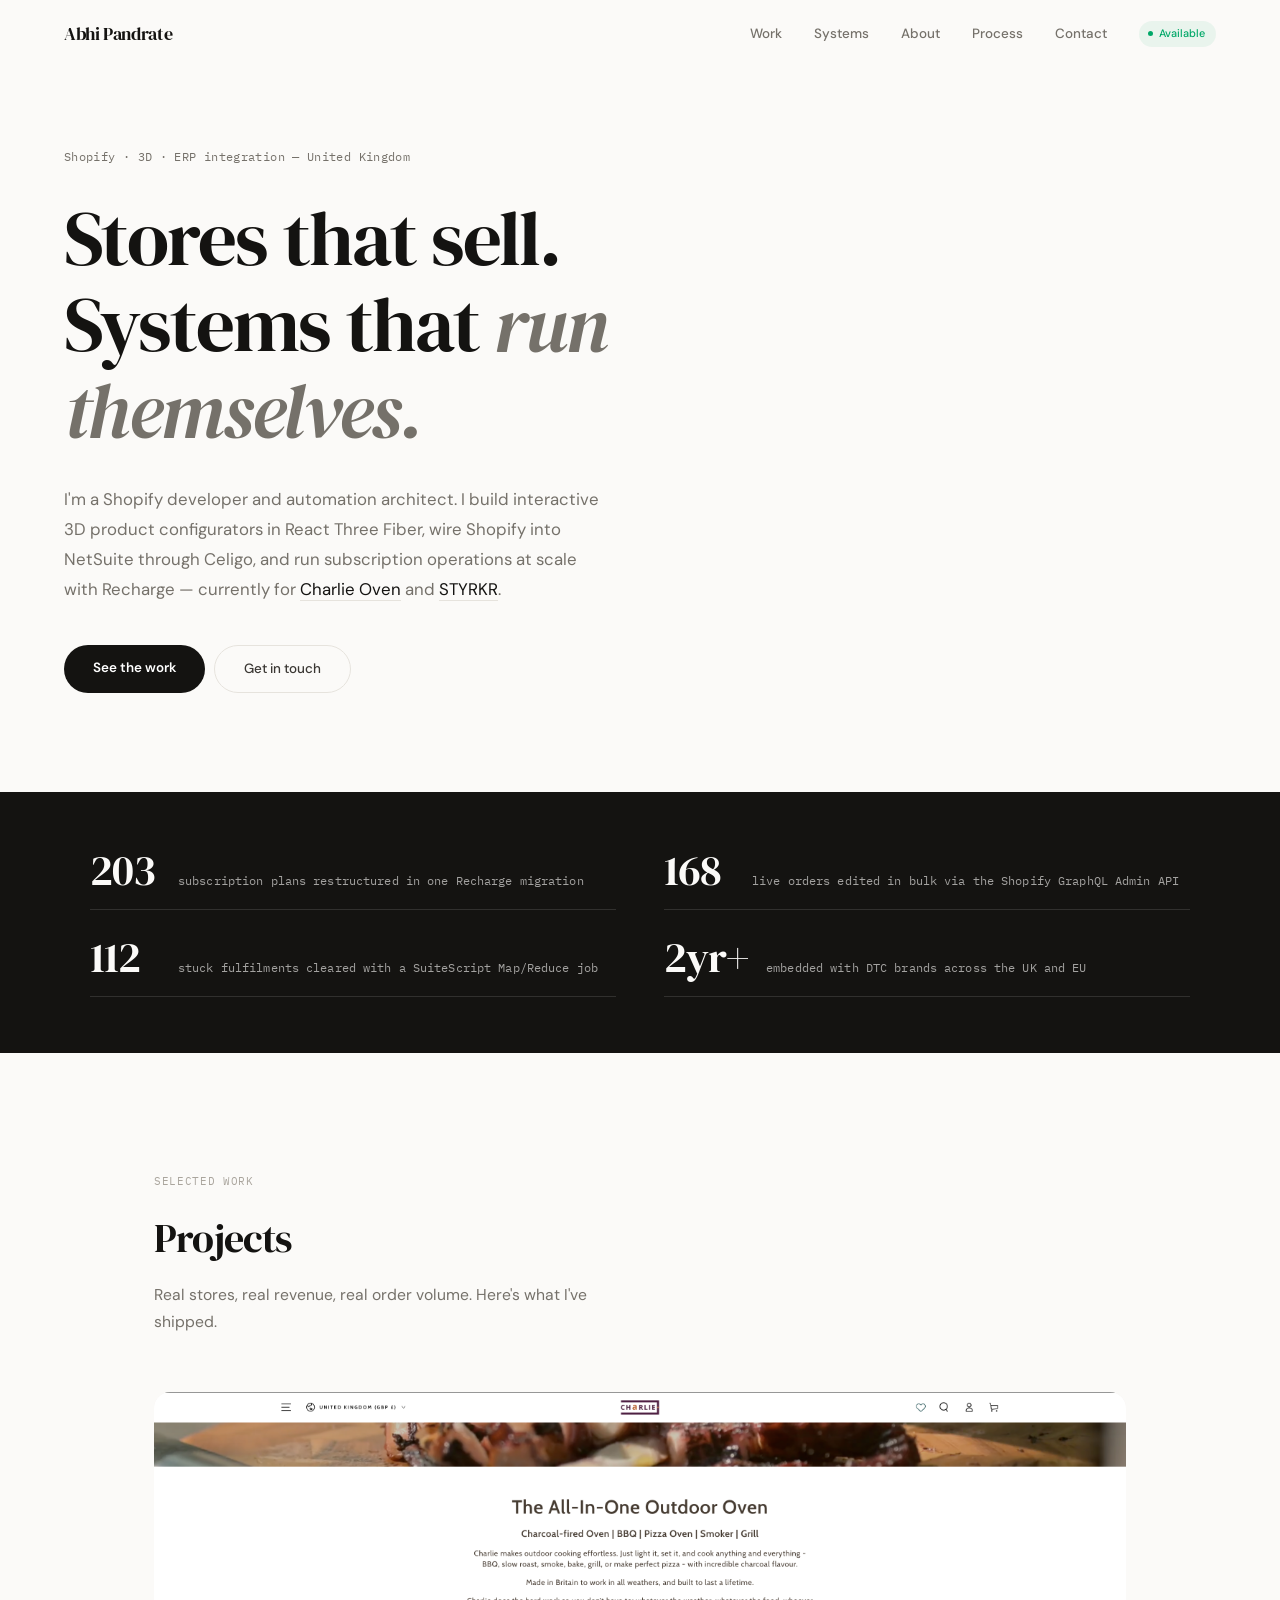
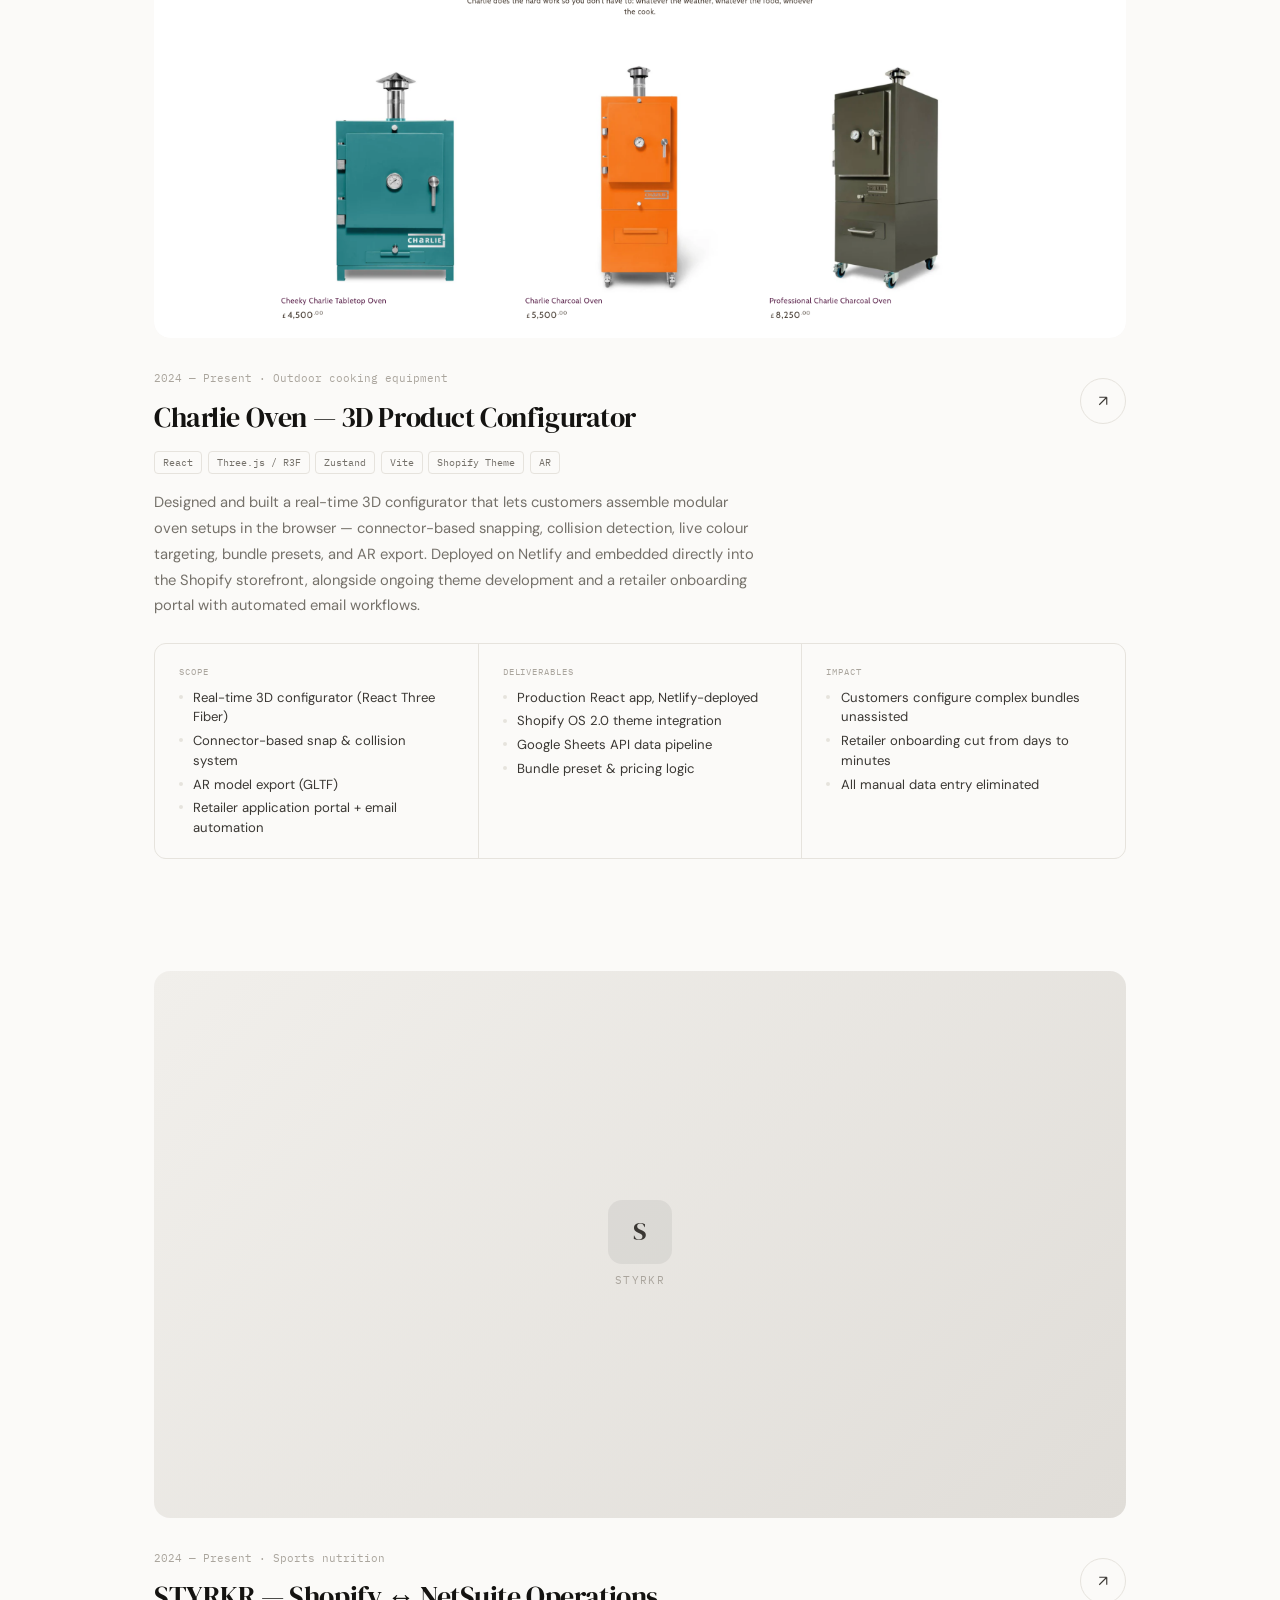
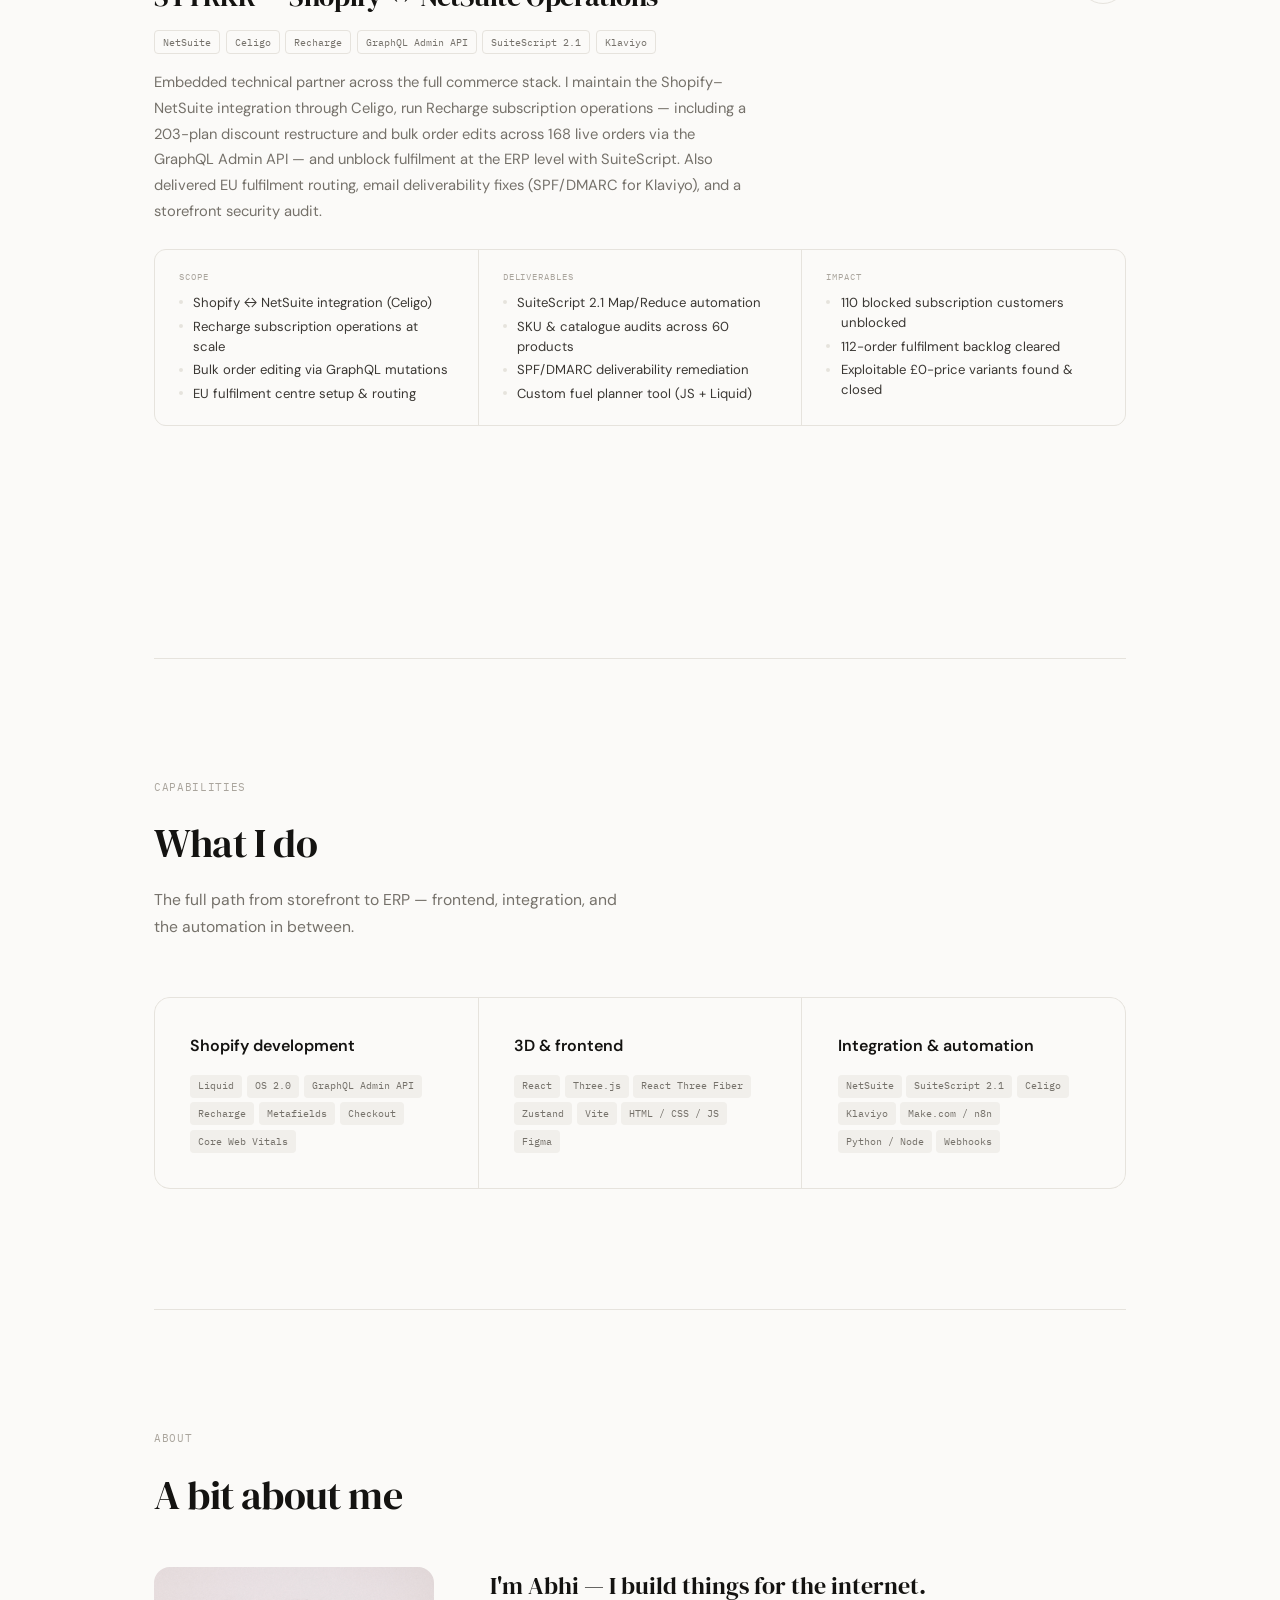
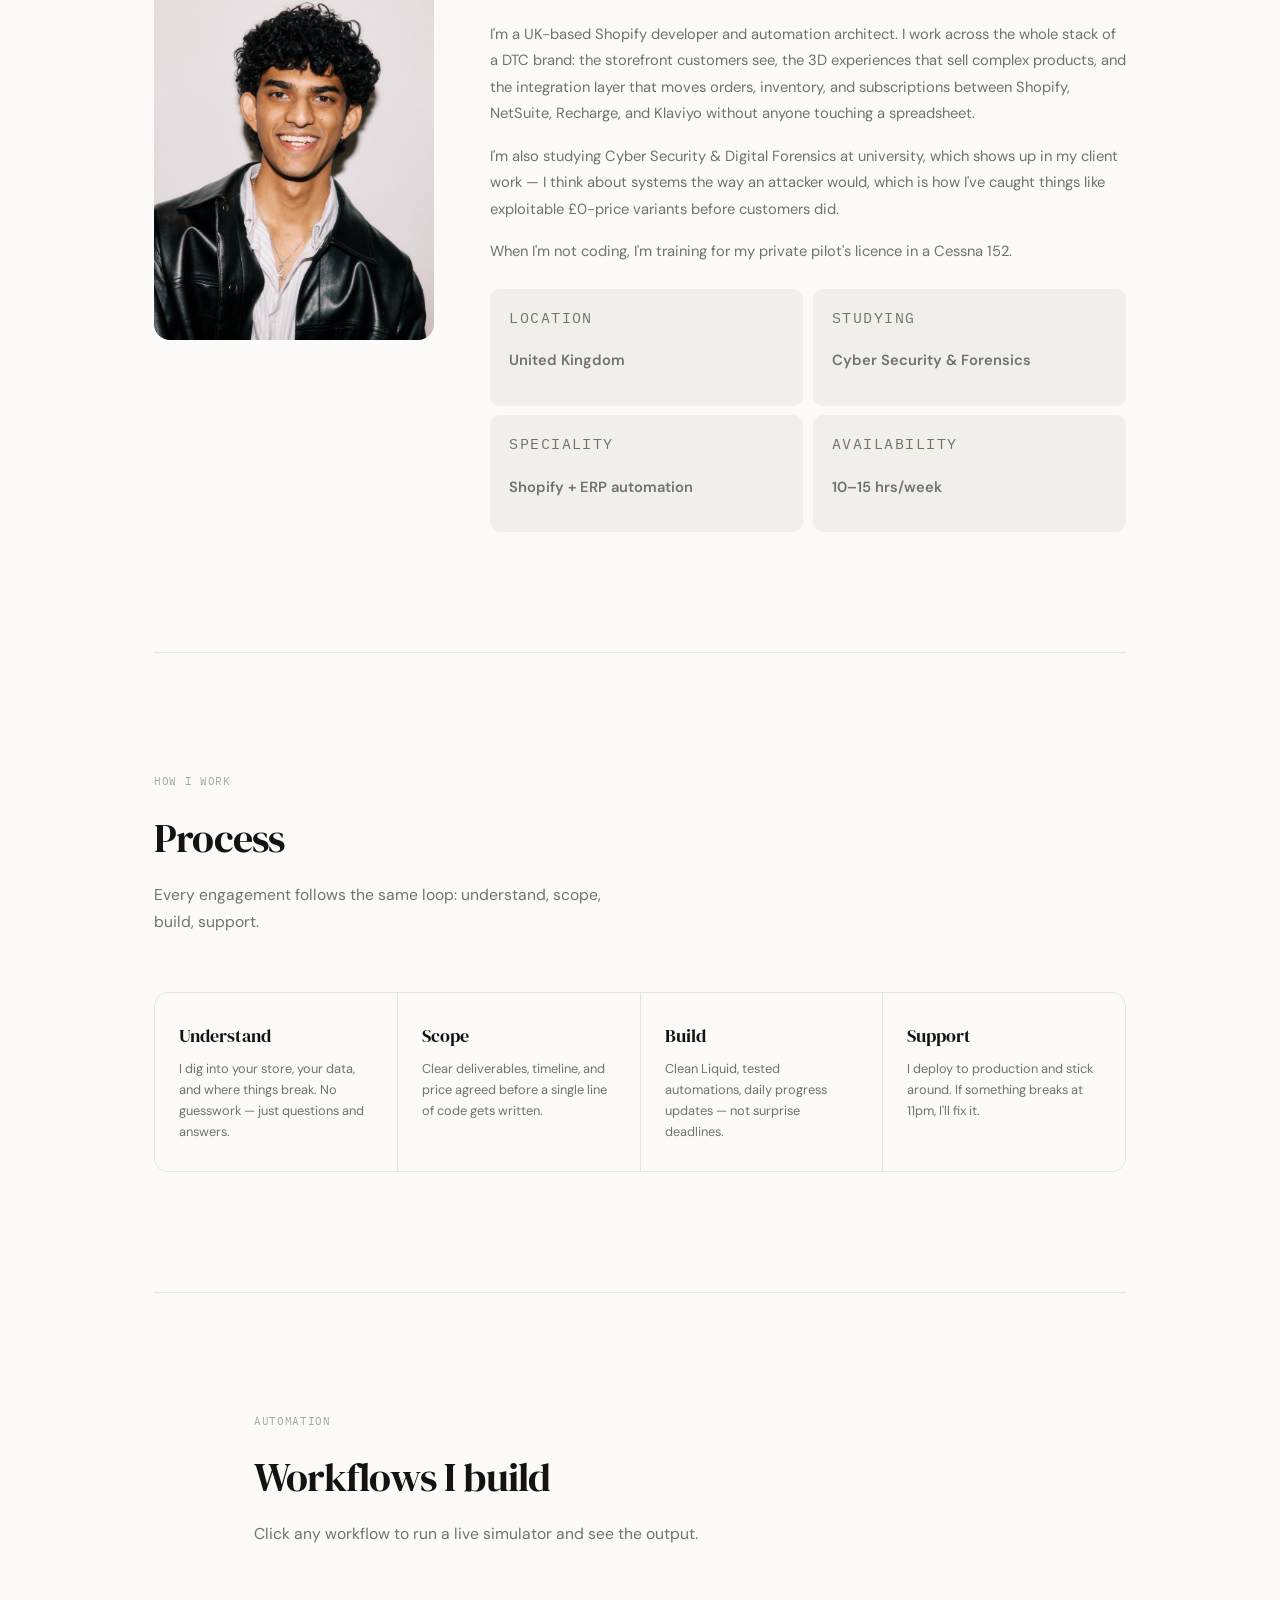
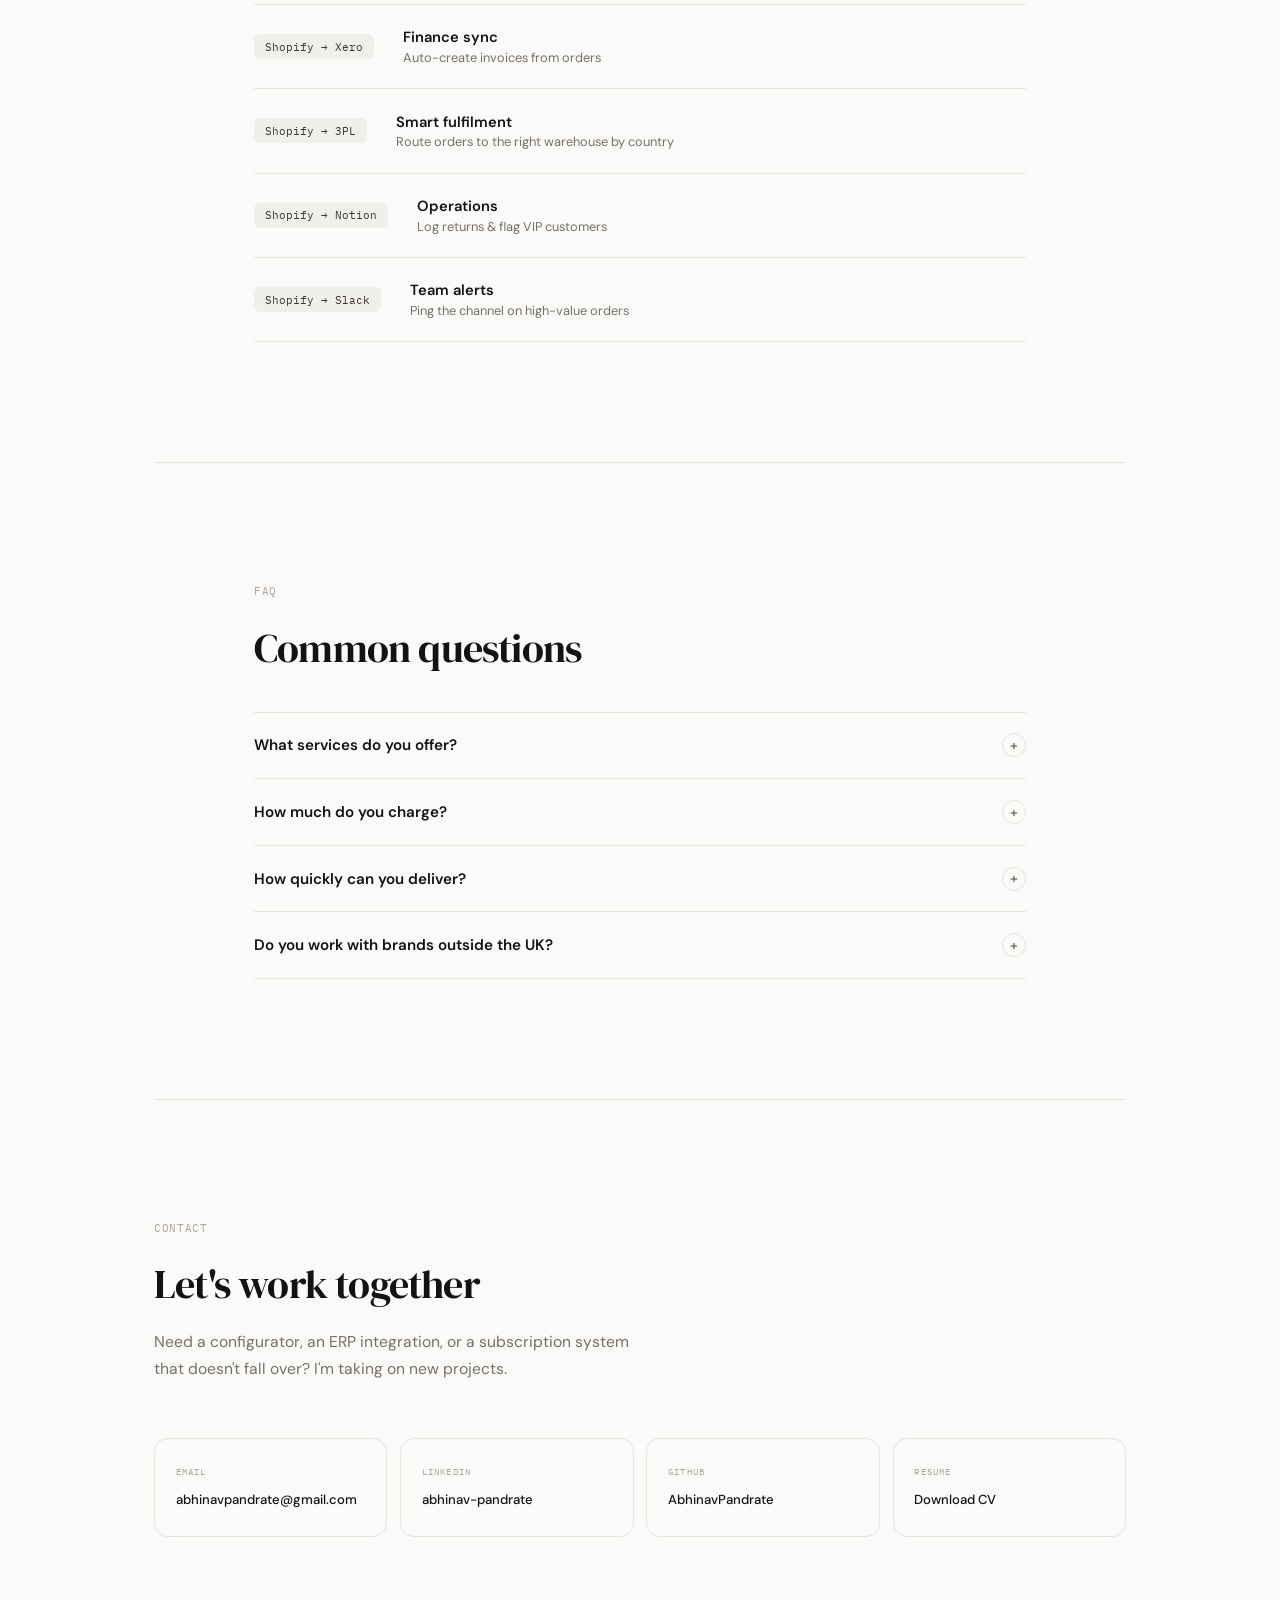
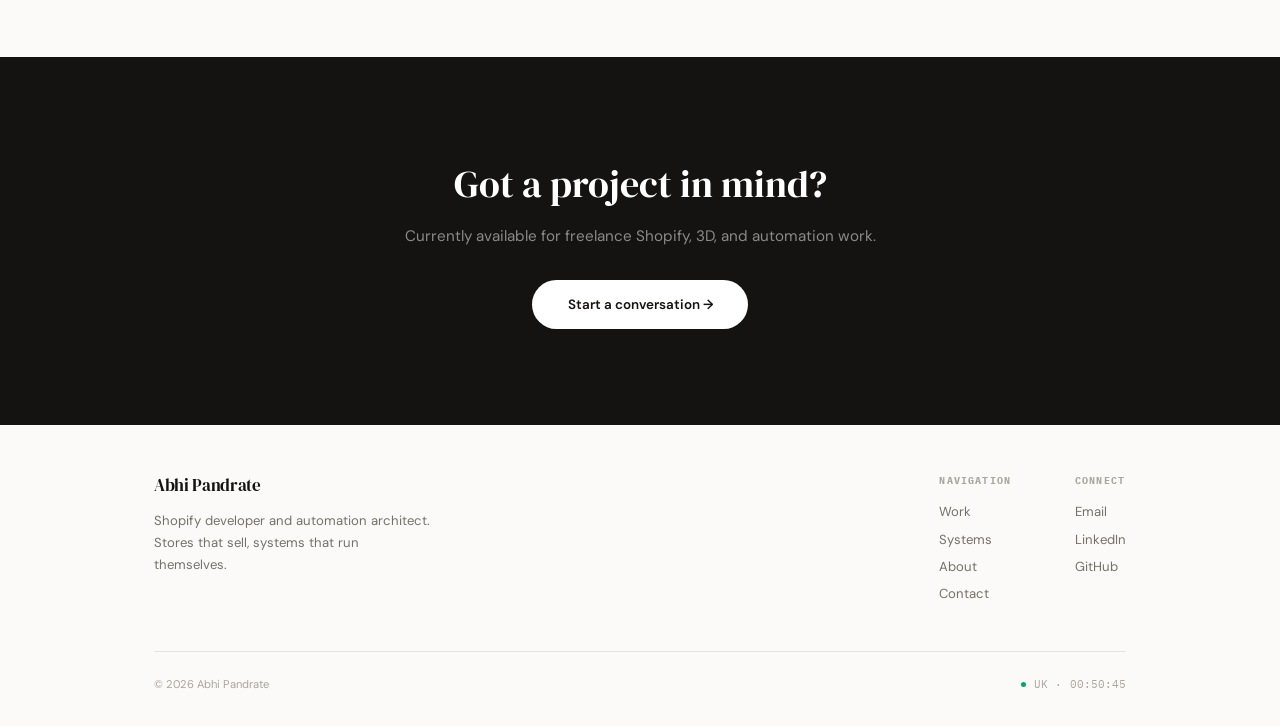
<file: index.html>
<!DOCTYPE html>
<html lang="en-GB">
<head>
<meta charset="UTF-8">
<meta name="viewport" content="width=device-width, initial-scale=1.0">
<title>Abhi Pandrate — Shopify Developer & Automation Architect</title>
<meta name="description" content="Abhi Pandrate — Shopify developer and automation architect. 3D product configurators, NetSuite–Shopify integration, and subscription systems for DTC brands. Based in the UK.">
<link rel="canonical" href="https://abhinavpandrate.me/">
<meta name="theme-color" content="#141311">
<meta property="og:title" content="Abhi Pandrate — Shopify Developer & Automation Architect">
<meta property="og:description" content="3D configurators, ERP integration, and subscription systems for DTC brands.">
<meta property="og:type" content="website">
<meta property="og:url" content="https://abhinavpandrate.me/">
<link rel="icon" type="image/svg+xml" href="data:image/svg+xml,<svg xmlns='http://www.w3.org/2000/svg' viewBox='0 0 32 32'><rect width='32' height='32' rx='8' fill='%23141311'/><text x='8' y='23' font-family='serif' font-size='20' font-weight='bold' fill='%23fff'>A</text></svg>">
<link rel="preconnect" href="https://fonts.googleapis.com">
<link rel="preconnect" href="https://fonts.gstatic.com" crossorigin>
<link href="https://fonts.googleapis.com/css2?family=DM+Sans:opsz,wght@9..40,300..700&family=DM+Serif+Display:ital@0;1&family=IBM+Plex+Mono:wght@400;500&display=swap" rel="stylesheet">
<link rel="stylesheet" href="style.css">
<script type="application/ld+json">
{
  "@context": "https://schema.org",
  "@type": "Person",
  "name": "Abhi Pandrate",
  "url": "https://abhinavpandrate.me",
  "jobTitle": "Shopify Developer & Automation Architect",
  "knowsAbout": ["Shopify", "Liquid", "React", "Three.js", "NetSuite", "Celigo", "Recharge", "Klaviyo", "SuiteScript", "GraphQL"],
  "sameAs": [
    "https://www.linkedin.com/in/abhinav-pandrate/",
    "https://github.com/AbhinavPandrate"
  ]
}
</script>
</head>

<body>
<a class="skip" href="#work">Skip to content</a>

<!-- NAV -->
<header id="hdr">
  <a href="#" class="logo">Abhi Pandrate</a>
  <nav class="nav-r" aria-label="Primary">
    <a href="#work">Work</a>
    <a href="#systems">Systems</a>
    <a href="#about">About</a>
    <a href="#process">Process</a>
    <a href="#contact">Contact</a>
    <span class="pill">Available</span>
  </nav>
</header>

<main>

<!-- HERO -->
<section class="hero" id="home">
  <p class="hero-tag">Shopify · 3D · ERP integration — United Kingdom</p>
  <h1>
    <span class="line"><span>Stores that sell.</span></span>
    <span class="line"><span>Systems that <em>run themselves.</em></span></span>
  </h1>
  <p class="hero-body">I'm a Shopify developer and automation architect. I build interactive 3D product configurators in React Three Fiber, wire Shopify into NetSuite through Celigo, and run subscription operations at scale with Recharge — currently for <a href="https://charlieoven.com" target="_blank" rel="noopener">Charlie Oven</a> and <a href="https://styrkr.com" target="_blank" rel="noopener">STYRKR</a>.</p>
  <div class="hero-cta">
    <a href="#work" class="btn-dark">See the work</a>
    <a href="mailto:abhinavpandrate@gmail.com" class="btn-outline">Get in touch</a>
  </div>
</section>

<!-- LEDGER — real numbers, set like an operations log -->
<section class="ledger" aria-label="Recent operations">
  <div class="ledger-inner">
    <div class="ledger-row"><span class="ledger-k">203</span><span class="ledger-v">subscription plans restructured in one Recharge migration</span></div>
    <div class="ledger-row"><span class="ledger-k">168</span><span class="ledger-v">live orders edited in bulk via the Shopify GraphQL Admin API</span></div>
    <div class="ledger-row"><span class="ledger-k">112</span><span class="ledger-v">stuck fulfilments cleared with a SuiteScript Map/Reduce job</span></div>
    <div class="ledger-row"><span class="ledger-k">2yr+</span><span class="ledger-v">embedded with DTC brands across the UK and EU</span></div>
  </div>
</section>

<!-- WORK -->
<section class="sect-wide" id="work">
  <p class="sect-tag">Selected work</p>
  <h2 class="sect-h">Projects</h2>
  <p class="sect-sub">Real stores, real revenue, real order volume. Here's what I've shipped.</p>

  <!-- Charlie Oven -->
  <article class="project">
    <a href="https://charlieoven.com" target="_blank" rel="noopener" class="project-link">
      <div class="project-img">
        <img src="charlie-oven.jpg" loading="lazy" alt="Charlie Oven 3D configurator" onerror="this.parentElement.innerHTML='<div class=project-ph><div class=project-ph-i>C</div><span>Charlie Oven</span></div>'">
        <div class="project-overlay"><span>View live site →</span></div>
      </div>
    </a>
    <div class="project-head">
      <div class="project-head-l">
        <p class="project-yr">2024 — Present · Outdoor cooking equipment</p>
        <h3 class="project-nm">Charlie Oven — 3D Product Configurator</h3>
        <div class="project-tags">
          <span class="project-t">React</span><span class="project-t">Three.js / R3F</span>
          <span class="project-t">Zustand</span><span class="project-t">Vite</span>
          <span class="project-t">Shopify Theme</span><span class="project-t">AR</span>
        </div>
        <p class="project-desc">Designed and built a real-time 3D configurator that lets customers assemble modular oven setups in the browser — connector-based snapping, collision detection, live colour targeting, bundle presets, and AR export. Deployed on Netlify and embedded directly into the Shopify storefront, alongside ongoing theme development and a retailer onboarding portal with automated email workflows.</p>
      </div>
      <a href="https://charlieoven.com" target="_blank" rel="noopener" class="project-arrow" aria-label="Open Charlie Oven (new tab)">
        <svg viewBox="0 0 24 24" fill="none" stroke="currentColor" stroke-width="1.5" aria-hidden="true"><path d="M7 17L17 7M17 7H7M17 7V17"/></svg>
      </a>
    </div>
    <div class="project-details">
      <div class="project-detail">
        <p class="project-detail-label">Scope</p>
        <ul>
          <li>Real-time 3D configurator (React Three Fiber)</li>
          <li>Connector-based snap & collision system</li>
          <li>AR model export (GLTF)</li>
          <li>Retailer application portal + email automation</li>
        </ul>
      </div>
      <div class="project-detail">
        <p class="project-detail-label">Deliverables</p>
        <ul>
          <li>Production React app, Netlify-deployed</li>
          <li>Shopify OS 2.0 theme integration</li>
          <li>Google Sheets API data pipeline</li>
          <li>Bundle preset & pricing logic</li>
        </ul>
      </div>
      <div class="project-detail">
        <p class="project-detail-label">Impact</p>
        <ul>
          <li>Customers configure complex bundles unassisted</li>
          <li>Retailer onboarding cut from days to minutes</li>
          <li>All manual data entry eliminated</li>
        </ul>
      </div>
    </div>
  </article>

  <!-- STYRKR -->
  <article class="project">
    <a href="https://styrkr.com" target="_blank" rel="noopener" class="project-link">
      <div class="project-img">
        <div class="project-ph"><div class="project-ph-i">S</div><span>STYRKR</span></div>
        <div class="project-overlay"><span>View live site →</span></div>
      </div>
    </a>
    <div class="project-head">
      <div class="project-head-l">
        <p class="project-yr">2024 — Present · Sports nutrition</p>
        <h3 class="project-nm">STYRKR — Shopify ↔ NetSuite Operations</h3>
        <div class="project-tags">
          <span class="project-t">NetSuite</span><span class="project-t">Celigo</span>
          <span class="project-t">Recharge</span><span class="project-t">GraphQL Admin API</span>
          <span class="project-t">SuiteScript 2.1</span><span class="project-t">Klaviyo</span>
        </div>
        <p class="project-desc">Embedded technical partner across the full commerce stack. I maintain the Shopify–NetSuite integration through Celigo, run Recharge subscription operations — including a 203-plan discount restructure and bulk order edits across 168 live orders via the GraphQL Admin API — and unblock fulfilment at the ERP level with SuiteScript. Also delivered EU fulfilment routing, email deliverability fixes (SPF/DMARC for Klaviyo), and a storefront security audit.</p>
      </div>
      <a href="https://styrkr.com" target="_blank" rel="noopener" class="project-arrow" aria-label="Open STYRKR (new tab)">
        <svg viewBox="0 0 24 24" fill="none" stroke="currentColor" stroke-width="1.5" aria-hidden="true"><path d="M7 17L17 7M17 7H7M17 7V17"/></svg>
      </a>
    </div>
    <div class="project-details">
      <div class="project-detail">
        <p class="project-detail-label">Scope</p>
        <ul>
          <li>Shopify ↔ NetSuite integration (Celigo)</li>
          <li>Recharge subscription operations at scale</li>
          <li>Bulk order editing via GraphQL mutations</li>
          <li>EU fulfilment centre setup & routing</li>
        </ul>
      </div>
      <div class="project-detail">
        <p class="project-detail-label">Deliverables</p>
        <ul>
          <li>SuiteScript 2.1 Map/Reduce automation</li>
          <li>SKU & catalogue audits across 60 products</li>
          <li>SPF/DMARC deliverability remediation</li>
          <li>Custom fuel planner tool (JS + Liquid)</li>
        </ul>
      </div>
      <div class="project-detail">
        <p class="project-detail-label">Impact</p>
        <ul>
          <li>110 blocked subscription customers unblocked</li>
          <li>112-order fulfilment backlog cleared</li>
          <li>Exploitable £0-price variants found & closed</li>
        </ul>
      </div>
    </div>
  </article>

</section>

<div class="divider"><hr></div>

<!-- CAPABILITIES -->
<section class="sect-wide" id="stack">
  <p class="sect-tag">Capabilities</p>
  <h2 class="sect-h">What I do</h2>
  <p class="sect-sub">The full path from storefront to ERP — frontend, integration, and the automation in between.</p>
  <div class="cap-grid">
    <div class="cap-cell">
      <h3>Shopify development</h3>
      <div class="cap-pills"><span class="cap-pill">Liquid</span><span class="cap-pill">OS 2.0</span><span class="cap-pill">GraphQL Admin API</span><span class="cap-pill">Recharge</span><span class="cap-pill">Metafields</span><span class="cap-pill">Checkout</span><span class="cap-pill">Core Web Vitals</span></div>
    </div>
    <div class="cap-cell">
      <h3>3D &amp; frontend</h3>
      <div class="cap-pills"><span class="cap-pill">React</span><span class="cap-pill">Three.js</span><span class="cap-pill">React Three Fiber</span><span class="cap-pill">Zustand</span><span class="cap-pill">Vite</span><span class="cap-pill">HTML / CSS / JS</span><span class="cap-pill">Figma</span></div>
    </div>
    <div class="cap-cell">
      <h3>Integration &amp; automation</h3>
      <div class="cap-pills"><span class="cap-pill">NetSuite</span><span class="cap-pill">SuiteScript 2.1</span><span class="cap-pill">Celigo</span><span class="cap-pill">Klaviyo</span><span class="cap-pill">Make.com / n8n</span><span class="cap-pill">Python / Node</span><span class="cap-pill">Webhooks</span></div>
    </div>
  </div>
</section>

<div class="divider"><hr></div>

<!-- ABOUT -->
<section class="sect-wide" id="about">
  <p class="sect-tag">About</p>
  <h2 class="sect-h">A bit about me</h2>
  <div class="about-grid">
    <div class="about-photo">
      <img src="headshot.jpg" loading="lazy" alt="Abhi Pandrate" onerror="this.parentElement.innerHTML='<div class=about-photo-placeholder><div class=initials>AP</div></div>'">
    </div>
    <div class="about-text">
      <h3>I'm Abhi — I build things for the internet.</h3>
      <p>I'm a UK-based Shopify developer and automation architect. I work across the whole stack of a DTC brand: the storefront customers see, the 3D experiences that sell complex products, and the integration layer that moves orders, inventory, and subscriptions between Shopify, NetSuite, Recharge, and Klaviyo without anyone touching a spreadsheet.</p>
      <p>I'm also studying Cyber Security &amp; Digital Forensics at university, which shows up in my client work — I think about systems the way an attacker would, which is how I've caught things like exploitable £0-price variants before customers did.</p>
      <p>When I'm not coding, I'm training for my private pilot's licence in a Cessna 152.</p>
      <div class="about-facts">
        <div class="about-fact"><p class="about-fact-label">Location</p><p class="about-fact-val">United Kingdom</p></div>
        <div class="about-fact"><p class="about-fact-label">Studying</p><p class="about-fact-val">Cyber Security &amp; Forensics</p></div>
        <div class="about-fact"><p class="about-fact-label">Speciality</p><p class="about-fact-val">Shopify + ERP automation</p></div>
        <div class="about-fact"><p class="about-fact-label">Availability</p><p class="about-fact-val">10–15 hrs/week</p></div>
      </div>
    </div>
  </div>
</section>

<div class="divider"><hr></div>

<!-- PROCESS -->
<section class="sect-wide" id="process">
  <p class="sect-tag">How I work</p>
  <h2 class="sect-h">Process</h2>
  <p class="sect-sub">Every engagement follows the same loop: understand, scope, build, support.</p>
  <div class="process-grid">
    <div class="process-step"><p class="process-num">Understand</p><p>I dig into your store, your data, and where things break. No guesswork — just questions and answers.</p></div>
    <div class="process-step"><p class="process-num">Scope</p><p>Clear deliverables, timeline, and price agreed before a single line of code gets written.</p></div>
    <div class="process-step"><p class="process-num">Build</p><p>Clean Liquid, tested automations, daily progress updates — not surprise deadlines.</p></div>
    <div class="process-step"><p class="process-num">Support</p><p>I deploy to production and stick around. If something breaks at 11pm, I'll fix it.</p></div>
  </div>
</section>

<div class="divider"><hr></div>

<!-- AUTOMATION SIMULATORS -->
<section class="sect" id="systems">
  <p class="sect-tag">Automation</p>
  <h2 class="sect-h">Workflows I build</h2>
  <p class="sect-sub">Click any workflow to run a live simulator and see the output.</p>
  <div class="auto-list">
    <button class="auto-row" data-wf="finance">
      <span class="auto-route">Shopify → Xero</span>
      <span class="auto-info"><strong>Finance sync</strong><span>Auto-create invoices from orders</span></span>
      <span class="auto-try">Try it →</span>
    </button>
    <button class="auto-row" data-wf="fulfillment">
      <span class="auto-route">Shopify → 3PL</span>
      <span class="auto-info"><strong>Smart fulfilment</strong><span>Route orders to the right warehouse by country</span></span>
      <span class="auto-try">Try it →</span>
    </button>
    <button class="auto-row" data-wf="ops">
      <span class="auto-route">Shopify → Notion</span>
      <span class="auto-info"><strong>Operations</strong><span>Log returns &amp; flag VIP customers</span></span>
      <span class="auto-try">Try it →</span>
    </button>
    <button class="auto-row" data-wf="alerts">
      <span class="auto-route">Shopify → Slack</span>
      <span class="auto-info"><strong>Team alerts</strong><span>Ping the channel on high-value orders</span></span>
      <span class="auto-try">Try it →</span>
    </button>
  </div>
</section>

<div class="divider"><hr></div>

<!-- FAQ -->
<section class="sect" id="faq">
  <p class="sect-tag">FAQ</p>
  <h2 class="sect-h">Common questions</h2>
  <div class="faq-list">
    <div class="faq-item">
      <button class="faq-q" aria-expanded="false">What services do you offer?<span class="faq-icon" aria-hidden="true">+</span></button>
      <div class="faq-a"><p>Theme development (OS 2.0, custom sections), 3D product configurators in React Three Fiber, Shopify–NetSuite integration through Celigo, Recharge subscription operations, Klaviyo and email deliverability work, and backend automation with SuiteScript, Python, and Node.</p></div>
    </div>
    <div class="faq-item">
      <button class="faq-q" aria-expanded="false">How much do you charge?<span class="faq-icon" aria-hidden="true">+</span></button>
      <div class="faq-a"><p>Pricing depends on scope. Small fixes start from £50. Larger projects — configurators, integration work, automation suites — are scoped individually. The price is always agreed before work starts.</p></div>
    </div>
    <div class="faq-item">
      <button class="faq-q" aria-expanded="false">How quickly can you deliver?<span class="faq-icon" aria-hidden="true">+</span></button>
      <div class="faq-a"><p>Most small tasks turn around in 1–3 days. Larger projects typically take 1–3 weeks depending on complexity, with a realistic timeline given upfront and progress updates throughout.</p></div>
    </div>
    <div class="faq-item">
      <button class="faq-q" aria-expanded="false">Do you work with brands outside the UK?<span class="faq-icon" aria-hidden="true">+</span></button>
      <div class="faq-a"><p>Yes — I've set up EU fulfilment routing and worked async across time zones. Slack, email, or Loom, whatever fits your team.</p></div>
    </div>
  </div>
</section>

<div class="divider"><hr></div>

<!-- CONTACT -->
<section class="sect-wide" id="contact">
  <p class="sect-tag">Contact</p>
  <h2 class="sect-h">Let's work together</h2>
  <p class="sect-sub">Need a configurator, an ERP integration, or a subscription system that doesn't fall over? I'm taking on new projects.</p>
  <div class="contact-grid">
    <a href="mailto:abhinavpandrate@gmail.com" class="contact-c"><span class="contact-lbl">Email</span><span class="contact-v">abhinavpandrate@gmail.com</span></a>
    <a href="https://www.linkedin.com/in/abhinav-pandrate/" target="_blank" rel="noopener" class="contact-c"><span class="contact-lbl">LinkedIn</span><span class="contact-v">abhinav-pandrate</span></a>
    <a href="https://github.com/AbhinavPandrate" target="_blank" rel="noopener" class="contact-c"><span class="contact-lbl">GitHub</span><span class="contact-v">AbhinavPandrate</span></a>
    <a href="resume.pdf" target="_blank" class="contact-c"><span class="contact-lbl">Resume</span><span class="contact-v">Download CV</span></a>
  </div>
</section>

<!-- CTA -->
<div class="cta-banner">
  <h2>Got a project in mind?</h2>
  <p>Currently available for freelance Shopify, 3D, and automation work.</p>
  <a href="mailto:abhinavpandrate@gmail.com" class="btn-white">Start a conversation →</a>
</div>

</main>

<!-- FOOTER -->
<footer>
  <div class="footer-top">
    <div class="footer-brand">
      <span class="logo">Abhi Pandrate</span>
      <p>Shopify developer and automation architect. Stores that sell, systems that run themselves.</p>
    </div>
    <div class="footer-cols">
      <div class="footer-col">
        <h4>Navigation</h4>
        <a href="#work">Work</a><a href="#systems">Systems</a><a href="#about">About</a><a href="#contact">Contact</a>
      </div>
      <div class="footer-col">
        <h4>Connect</h4>
        <a href="mailto:abhinavpandrate@gmail.com">Email</a>
        <a href="https://www.linkedin.com/in/abhinav-pandrate/" target="_blank" rel="noopener">LinkedIn</a>
        <a href="https://github.com/AbhinavPandrate" target="_blank" rel="noopener">GitHub</a>
      </div>
    </div>
  </div>
  <div class="footer-bottom">
    <span>© 2026 Abhi Pandrate</span>
    <span class="ft-time">UK · <span id="clk"></span></span>
  </div>
</footer>

<!-- MODAL -->
<div class="modal-bg" id="modal" role="dialog" aria-modal="true" aria-labelledby="mtitle" hidden>
  <div class="modal-panel">
    <button class="modal-x" aria-label="Close">×</button>
    <div id="mbody"></div>
  </div>
</div>

<script src="script.js" defer></script>
</body>
</html>
</file>
<file: style.css>
*,*::before,*::after{margin:0;padding:0;box-sizing:border-box}
:root{
  --paper:#fbfaf8;--off:#f1efeb;--light:#e6e3dd;--mid:#aaa59d;
  --dim:#75716a;--dark:#3a3733;--ink:#141311;
  --accent:#2d5cff;--green:#00a868;
  --serif:'DM Serif Display',Georgia,serif;
  --sans:'DM Sans',system-ui,sans-serif;
  --mono:'IBM Plex Mono',monospace;
  --ease:cubic-bezier(.22,1,.36,1);
}
html{scroll-behavior:smooth}
body{font-family:var(--sans);background:var(--paper);color:var(--ink);-webkit-font-smoothing:antialiased;line-height:1.6;overflow-x:hidden}
::selection{background:var(--ink);color:#fff}
img{display:block;max-width:100%}
a{color:inherit;text-decoration:none}
button{font-family:inherit;cursor:pointer;border:none;background:none;color:inherit}
:focus-visible{outline:2px solid var(--accent);outline-offset:3px;border-radius:2px}

.skip{position:absolute;left:-9999px;top:0;background:var(--ink);color:#fff;padding:.6rem 1rem;z-index:200;border-radius:0 0 8px 0}
.skip:focus{left:0}

/* ═══ NAV ═══ */
header{position:fixed;top:0;left:0;right:0;z-index:100;padding:0 clamp(1.5rem,5vw,4rem);height:68px;display:flex;align-items:center;justify-content:space-between;transition:background .4s,box-shadow .4s}
header.scrolled{background:rgba(251,250,248,.88);backdrop-filter:blur(20px);-webkit-backdrop-filter:blur(20px);box-shadow:0 1px 0 rgba(0,0,0,.05)}
.logo{font-family:var(--serif);font-size:1.15rem;letter-spacing:-.02em}
.nav-r{display:flex;gap:2rem;align-items:center}
.nav-r a{font-size:.84rem;font-weight:500;color:var(--dim);transition:color .3s}
.nav-r a:hover{color:var(--ink)}
.pill{font-size:.68rem;font-weight:500;color:var(--green);background:rgba(0,168,104,.07);padding:.28rem .7rem .28rem .55rem;border-radius:99px;display:inline-flex;align-items:center;gap:.35rem}
.pill::before{content:'';width:5px;height:5px;border-radius:50%;background:var(--green)}

/* ═══ HERO ═══ */
.hero{min-height:88vh;display:flex;flex-direction:column;justify-content:center;padding:7rem clamp(1.5rem,5vw,4rem) 4rem;max-width:980px}
.hero-tag{font-family:var(--mono);font-size:.76rem;color:var(--dim);margin-bottom:1.8rem;letter-spacing:.03em;opacity:0;animation:fadeIn .8s var(--ease) .15s forwards}
.hero h1{font-family:var(--serif);font-size:clamp(2.7rem,6.5vw,4.8rem);font-weight:400;line-height:1.12;letter-spacing:-.025em}
.hero h1 .line{display:block;overflow:hidden}
.hero h1 .line span{display:inline-block;transform:translateY(115%);animation:slideUp 1s var(--ease) forwards}
.hero h1 .line:nth-child(1) span{animation-delay:.25s}
.hero h1 .line:nth-child(2) span{animation-delay:.4s}
.hero h1 em{font-style:italic;color:var(--dim)}
@keyframes slideUp{to{transform:translateY(0)}}
@keyframes fadeIn{from{opacity:0;transform:translateY(10px)}to{opacity:1;transform:none}}
.hero-body{font-size:1.05rem;color:var(--dim);max-width:540px;line-height:1.78;margin:2rem 0 2.5rem;opacity:0;animation:fadeIn .8s var(--ease) .7s forwards}
.hero-body a{color:var(--ink);border-bottom:1px solid var(--light);transition:border-color .3s}
.hero-body a:hover{border-color:var(--ink)}
.hero-cta{display:flex;gap:.6rem;opacity:0;animation:fadeIn .8s var(--ease) .9s forwards}
.btn-dark{font-size:.84rem;font-weight:600;padding:.78rem 1.8rem;background:var(--ink);color:#fff;border-radius:99px;transition:background .35s var(--ease),transform .35s var(--ease)}
.btn-dark:hover{background:var(--accent);transform:translateY(-2px)}
.btn-outline{font-size:.84rem;font-weight:500;padding:.78rem 1.8rem;color:var(--dark);border:1px solid var(--light);border-radius:99px;transition:border-color .35s,background .35s}
.btn-outline:hover{border-color:var(--mid);background:var(--off)}

/* ═══ LEDGER ═══ */
.ledger{background:var(--ink);color:var(--paper);padding:clamp(2.5rem,5vw,3.5rem) clamp(1.5rem,5vw,4rem)}
.ledger-inner{max-width:1100px;margin:0 auto;display:grid;grid-template-columns:repeat(2,1fr);gap:1.6rem 3rem}
.ledger-row{display:flex;align-items:baseline;gap:1.1rem;border-bottom:1px solid rgba(251,250,248,.12);padding-bottom:1.1rem}
.ledger-k{font-family:var(--serif);font-size:clamp(1.9rem,3.6vw,2.7rem);line-height:1;letter-spacing:-.02em;min-width:3.2ch}
.ledger-v{font-family:var(--mono);font-size:.74rem;color:rgba(251,250,248,.62);line-height:1.6;letter-spacing:.01em}

/* ═══ SECTIONS ═══ */
.sect{padding:clamp(5rem,10vw,7.5rem) clamp(1.5rem,5vw,4rem);max-width:900px;margin:0 auto}
.sect-wide{padding:clamp(5rem,10vw,7.5rem) clamp(1.5rem,5vw,4rem);max-width:1100px;margin:0 auto}
.sect-tag{font-family:var(--mono);font-size:.7rem;color:var(--mid);letter-spacing:.06em;margin-bottom:.9rem;text-transform:uppercase}
.sect-h{font-family:var(--serif);font-size:clamp(1.8rem,4vw,2.5rem);font-weight:400;letter-spacing:-.02em;margin-bottom:.7rem}
.sect-sub{font-size:.98rem;color:var(--dim);max-width:480px;line-height:1.75;margin-bottom:3.5rem}
.divider{max-width:1100px;margin:0 auto;padding:0 clamp(1.5rem,5vw,4rem)}
.divider hr{border:none;height:1px;background:var(--light)}

/* ═══ PROJECTS ═══ */
.project{margin-bottom:clamp(5rem,9vw,7rem)}
.project-link{display:block}
.project-img{width:100%;border-radius:16px;overflow:hidden;background:var(--off);aspect-ratio:16/9;position:relative;margin-bottom:2rem}
.project-img img{width:100%;height:100%;object-fit:cover;transition:transform .8s var(--ease);filter:saturate(.92)}
.project-link:hover .project-img img{transform:scale(1.03);filter:saturate(1)}
.project-overlay{position:absolute;inset:0;background:rgba(0,0,0,.3);display:flex;align-items:center;justify-content:center;opacity:0;transition:opacity .5s}
.project-link:hover .project-overlay,.project-link:focus-visible .project-overlay{opacity:1}
.project-overlay span{font-size:.85rem;font-weight:500;color:#fff;padding:.55rem 1.4rem;border:1px solid rgba(255,255,255,.3);border-radius:99px;backdrop-filter:blur(8px)}
.project-ph{width:100%;height:100%;display:flex;flex-direction:column;align-items:center;justify-content:center;gap:.5rem;background:linear-gradient(135deg,var(--off),#e0ddd8)}
.project-ph-i{width:64px;height:64px;border-radius:14px;background:rgba(0,0,0,.06);display:flex;align-items:center;justify-content:center;font-family:var(--serif);font-size:1.6rem;color:var(--dark)}
.project-ph span{font-family:var(--mono);font-size:.7rem;letter-spacing:.12em;text-transform:uppercase;color:var(--mid)}

.project-head{display:flex;align-items:flex-start;justify-content:space-between;gap:2rem;margin-bottom:1.5rem}
.project-head-l{flex:1}
.project-yr{font-family:var(--mono);font-size:.7rem;color:var(--mid);margin-bottom:.4rem}
.project-nm{font-family:var(--serif);font-size:clamp(1.4rem,3vw,1.75rem);font-weight:400;letter-spacing:-.015em;margin-bottom:.7rem}
.project-tags{display:flex;flex-wrap:wrap;gap:.35rem;margin-bottom:1rem}
.project-t{font-family:var(--mono);font-size:.6rem;padding:.2rem .5rem;border-radius:4px;border:1px solid var(--light);color:var(--dim)}
.project-desc{font-size:.92rem;color:var(--dim);line-height:1.75;max-width:600px}
.project-arrow{width:46px;height:46px;border-radius:50%;border:1px solid var(--light);display:flex;align-items:center;justify-content:center;transition:background .35s var(--ease),border-color .35s;flex-shrink:0;margin-top:.5rem}
.project-arrow:hover{background:var(--ink);border-color:var(--ink)}
.project-arrow svg{width:18px;height:18px;color:var(--dark);transition:color .35s}
.project-arrow:hover svg{color:#fff}

.project-details{display:grid;grid-template-columns:repeat(3,1fr);gap:1px;background:var(--light);border-radius:12px;overflow:hidden;border:1px solid var(--light);margin-top:1.5rem}
.project-detail{background:var(--paper);padding:1.3rem 1.5rem}
.project-detail-label{font-family:var(--mono);font-size:.58rem;color:var(--mid);text-transform:uppercase;letter-spacing:.1em;margin-bottom:.5rem}
.project-detail ul{list-style:none;display:flex;flex-direction:column;gap:.25rem}
.project-detail li{font-size:.82rem;color:var(--dark);line-height:1.5;padding-left:.9rem;position:relative}
.project-detail li::before{content:'';position:absolute;left:0;top:.55em;width:4px;height:4px;border-radius:50%;background:var(--light)}

/* ═══ CAPABILITIES ═══ */
.cap-grid{display:grid;grid-template-columns:repeat(3,1fr);gap:1px;background:var(--light);border-radius:16px;overflow:hidden;border:1px solid var(--light)}
.cap-cell{background:var(--paper);padding:2.2rem;transition:background .4s}
.cap-cell:hover{background:var(--off)}
.cap-cell h3{font-size:1rem;font-weight:600;margin-bottom:1rem}
.cap-pills{display:flex;flex-wrap:wrap;gap:.3rem}
.cap-pill{font-family:var(--mono);font-size:.62rem;padding:.22rem .5rem;border-radius:4px;background:var(--off);color:var(--dim)}

/* ═══ ABOUT ═══ */
.about-grid{display:grid;grid-template-columns:280px 1fr;gap:3.5rem;align-items:start;margin-top:2.5rem}
.about-photo{width:100%;aspect-ratio:3/4;border-radius:16px;overflow:hidden;background:var(--off)}
.about-photo img{width:100%;height:100%;object-fit:cover}
.about-photo-placeholder{width:100%;height:100%;display:flex;align-items:center;justify-content:center;background:linear-gradient(145deg,var(--off),#eceae6)}
.about-photo-placeholder .initials{font-family:var(--serif);font-size:3rem;color:var(--dark);opacity:.4}
.about-text h3{font-family:var(--serif);font-size:1.5rem;font-weight:400;margin-bottom:1rem}
.about-text p{font-size:.92rem;color:var(--dim);line-height:1.8;margin-bottom:1rem}
.about-facts{display:grid;grid-template-columns:1fr 1fr;gap:.6rem;margin-top:1.5rem}
.about-fact{background:var(--off);border-radius:10px;padding:1rem 1.2rem}
.about-fact-label{font-family:var(--mono);font-size:.58rem;color:var(--mid);text-transform:uppercase;letter-spacing:.1em;margin-bottom:.25rem}
.about-fact-val{font-size:.88rem;font-weight:600}

/* ═══ PROCESS ═══ */
.process-grid{display:grid;grid-template-columns:repeat(4,1fr);gap:1px;background:var(--light);border:1px solid var(--light);border-radius:14px;overflow:hidden}
.process-step{background:var(--paper);padding:1.8rem 1.5rem}
.process-num{font-family:var(--serif);font-size:1.1rem;margin-bottom:.5rem}
.process-step p:last-child{font-size:.8rem;color:var(--dim);line-height:1.65}

/* ═══ AUTOMATION ═══ */
.auto-list{display:flex;flex-direction:column;border-top:1px solid var(--light)}
.auto-row{display:flex;align-items:center;width:100%;text-align:left;padding:1.4rem 0;border-bottom:1px solid var(--light);gap:1.8rem;transition:padding-left .4s var(--ease)}
.auto-row:hover{padding-left:.8rem}
.auto-route{font-family:var(--mono);font-size:.68rem;color:var(--dark);background:var(--off);padding:.35rem .7rem;border-radius:6px;white-space:nowrap;flex-shrink:0}
.auto-info{flex:1;display:flex;flex-direction:column;gap:.1rem}
.auto-info strong{font-size:.92rem;font-weight:600}
.auto-info span{font-size:.8rem;color:var(--dim)}
.auto-try{font-family:var(--mono);font-size:.62rem;color:var(--accent);opacity:0;transform:translateX(-8px);transition:opacity .3s var(--ease),transform .3s var(--ease)}
.auto-row:hover .auto-try,.auto-row:focus-visible .auto-try{opacity:1;transform:none}

/* ═══ FAQ ═══ */
.faq-list{display:flex;flex-direction:column;border-top:1px solid var(--light);margin-top:2rem}
.faq-item{border-bottom:1px solid var(--light)}
.faq-q{width:100%;padding:1.3rem 0;display:flex;justify-content:space-between;align-items:center;font-size:.95rem;font-weight:600;text-align:left;transition:color .3s;gap:1rem}
.faq-q:hover{color:var(--accent)}
.faq-icon{width:24px;height:24px;border-radius:50%;border:1px solid var(--light);display:flex;align-items:center;justify-content:center;font-size:.85rem;color:var(--dim);transition:transform .3s,border-color .3s,color .3s;flex-shrink:0}
.faq-item.open .faq-icon{transform:rotate(45deg);border-color:var(--accent);color:var(--accent)}
.faq-a{max-height:0;overflow:hidden;transition:max-height .5s var(--ease),padding .5s var(--ease)}
.faq-item.open .faq-a{max-height:260px;padding-bottom:1.3rem}
.faq-a p{font-size:.88rem;color:var(--dim);line-height:1.75;max-width:580px}

/* ═══ CONTACT ═══ */
.contact-grid{display:grid;grid-template-columns:repeat(4,1fr);gap:.8rem}
.contact-c{border:1px solid var(--light);border-radius:14px;padding:1.6rem 1.3rem;transition:border-color .35s var(--ease),transform .35s var(--ease);display:flex;flex-direction:column;gap:.6rem}
.contact-c:hover{border-color:var(--mid);transform:translateY(-3px)}
.contact-lbl{font-family:var(--mono);font-size:.58rem;color:var(--mid);text-transform:uppercase;letter-spacing:.12em}
.contact-v{font-size:.82rem;font-weight:500;overflow-wrap:anywhere}

/* ═══ CTA ═══ */
.cta-banner{background:var(--ink);color:#fff;padding:clamp(4rem,8vw,6rem) clamp(1.5rem,5vw,4rem);text-align:center}
.cta-banner h2{font-family:var(--serif);font-size:clamp(1.6rem,3.5vw,2.4rem);font-weight:400;margin-bottom:.6rem}
.cta-banner p{color:rgba(255,255,255,.5);font-size:.95rem;margin-bottom:2rem}
.btn-white{font-size:.84rem;font-weight:600;padding:.85rem 2.2rem;background:#fff;color:var(--ink);border-radius:99px;transition:transform .35s var(--ease);display:inline-block}
.btn-white:hover{transform:translateY(-2px)}

/* ═══ FOOTER ═══ */
footer{padding:3rem clamp(1.5rem,5vw,4rem) 2rem;max-width:1100px;margin:0 auto}
.footer-top{display:flex;justify-content:space-between;align-items:flex-start;margin-bottom:2.5rem;gap:2rem}
.footer-brand .logo{margin-bottom:.6rem;display:block;font-size:1.05rem}
.footer-brand p{font-size:.82rem;color:var(--dim);max-width:280px;line-height:1.7}
.footer-cols{display:flex;gap:4rem}
.footer-col h4{font-family:var(--mono);font-size:.6rem;color:var(--mid);text-transform:uppercase;letter-spacing:.12em;margin-bottom:.8rem}
.footer-col a{display:block;font-size:.82rem;color:var(--dim);margin-bottom:.4rem;transition:color .3s}
.footer-col a:hover{color:var(--ink)}
.footer-bottom{display:flex;justify-content:space-between;align-items:center;border-top:1px solid var(--light);padding-top:1.5rem}
.footer-bottom span{font-size:.7rem;color:var(--mid)}
.ft-time{font-family:var(--mono);font-size:.65rem;display:flex;align-items:center;gap:.5rem}
.ft-time::before{content:'';width:5px;height:5px;border-radius:50%;background:var(--green)}

/* ═══ MODAL ═══ */
.modal-bg{position:fixed;inset:0;z-index:9999;background:rgba(0,0,0,.3);backdrop-filter:blur(8px);display:grid;place-items:center;padding:1rem}
.modal-bg[hidden]{display:none}
.modal-panel{background:var(--paper);border-radius:20px;width:min(92vw,480px);padding:2.5rem;position:relative;box-shadow:0 24px 64px rgba(0,0,0,.12);animation:mIn .4s var(--ease)}
@keyframes mIn{from{opacity:0;transform:translateY(16px) scale(.97)}to{opacity:1;transform:none}}
.modal-x{position:absolute;top:1rem;right:1rem;width:32px;height:32px;border-radius:50%;background:var(--off);color:var(--dim);font-size:1.1rem;display:grid;place-items:center;transition:background .2s,color .2s}
.modal-x:hover{background:var(--light);color:var(--ink)}
.modal-panel h3{font-family:var(--serif);font-size:1.3rem;font-weight:400;margin-bottom:.4rem}
.modal-panel .md{color:var(--dim);font-size:.88rem;margin-bottom:1.5rem}
.ml{font-family:var(--mono);font-size:.62rem;color:var(--mid);text-transform:uppercase;letter-spacing:.1em;margin-bottom:.4rem;display:block}
.mi{width:100%;background:var(--off);border:1px solid var(--light);border-radius:10px;padding:.8rem 1rem;font-family:var(--mono);font-size:.88rem;color:var(--ink);outline:none;margin-bottom:.7rem;transition:border-color .2s}
.mi:focus{border-color:var(--accent)}
.mi::placeholder{color:var(--mid)}
.mb{width:100%;padding:.8rem;background:var(--ink);color:#fff;border-radius:10px;font-size:.85rem;font-weight:600;transition:background .3s}
.mb:hover{background:var(--accent)}
.mr{margin-top:1.2rem;display:none}
.mr.show{display:block;animation:mIn .35s var(--ease)}

.sim{background:#fff;border:1px solid var(--light);border-radius:12px;padding:1.2rem;font-size:.85rem}
.sim-h{display:flex;justify-content:space-between;border-bottom:1px solid #eee;padding-bottom:.5rem;margin-bottom:.7rem}
.sim-b{font-weight:600;color:var(--accent)}
.sim-g{font-size:.72rem;font-weight:600;color:var(--green)}
.sim-big{font-size:1.4rem;font-weight:800;margin:.3rem 0}
.sim-sm{font-size:.68rem;color:var(--mid)}
.sim-ship{border:1.5px solid var(--ink);border-radius:12px;overflow:hidden}
.sim-sh{background:var(--ink);color:#fff;padding:.5rem 1rem;font-size:.72rem;font-weight:600}
.sim-sb{padding:1.2rem;text-align:center}
.sim-sb .big{font-size:1.5rem;font-weight:800}
.sim-sb .sm{font-size:.68rem;color:var(--mid)}
.sim-sb .wh{font-weight:700;font-size:.9rem}
.sim-sb .bc{font-family:var(--mono);color:var(--light);margin-top:.5rem;letter-spacing:3px}
.sim-n{background:#fff;border:1px solid var(--light);border-radius:12px;padding:1.2rem}
.sim-n h4{font-size:1rem;font-weight:600;margin-bottom:.5rem}
.sim-n .tg{display:flex;gap:.3rem;margin-bottom:.7rem}
.sim-n .tu{background:#ffe2dd;color:#d44c47;font-size:.68rem;padding:.12rem .45rem;border-radius:3px;font-weight:500}
.sim-n .ts{background:#e3e2e0;color:#37352f;font-size:.68rem;padding:.12rem .45rem;border-radius:3px}
.sim-n .qt{color:var(--dim);font-style:italic}
.sim-sl{background:#fff;border:1px solid var(--light);border-radius:12px;padding:1.2rem;display:flex;gap:.7rem}
.sim-sl .av{width:34px;height:34px;background:var(--ink);border-radius:6px;flex-shrink:0}
.sim-sl .nm{font-weight:600;font-size:.85rem}
.sim-sl .nm span{font-weight:400;color:var(--mid);font-size:.62rem;margin-left:.3rem}
.sim-sl .bd{font-size:.88rem;color:var(--dark);line-height:1.65;margin-top:.15rem}
.sim-sl .hl{background:#d1ffc4;padding:0 3px;border-radius:2px}

/* ═══ RESPONSIVE ═══ */
@media(max-width:900px){
  .cap-grid{grid-template-columns:1fr}
  .process-grid{grid-template-columns:1fr 1fr}
  .contact-grid{grid-template-columns:1fr 1fr}
  .about-grid{grid-template-columns:1fr;gap:2rem}
  .about-photo{max-width:280px}
  .project-details{grid-template-columns:1fr}
  .project-head{flex-direction:column;gap:1rem}
  .ledger-inner{grid-template-columns:1fr}
  .footer-top{flex-direction:column}
  .footer-cols{gap:2.5rem}
}
@media(max-width:600px){
  .nav-r a{display:none}
  .hero{min-height:auto;padding-top:8rem}
  .contact-grid,.process-grid{grid-template-columns:1fr}
  .hero-cta{flex-direction:column}
  .btn-dark,.btn-outline{text-align:center}
  .auto-row{flex-wrap:wrap;gap:.7rem}
  .footer-bottom{flex-direction:column;gap:.5rem;text-align:center}
  .footer-cols{flex-direction:column;gap:1.5rem}
  .about-facts{grid-template-columns:1fr}
}

/* ═══ REDUCED MOTION ═══ */
@media(prefers-reduced-motion:reduce){
  html{scroll-behavior:auto}
  *,*::before,*::after{animation-duration:.01ms!important;animation-delay:0ms!important;transition-duration:.01ms!important}
  .hero-tag,.hero-body,.hero-cta{opacity:1}
  .hero h1 .line span{transform:none}
}
</file>
